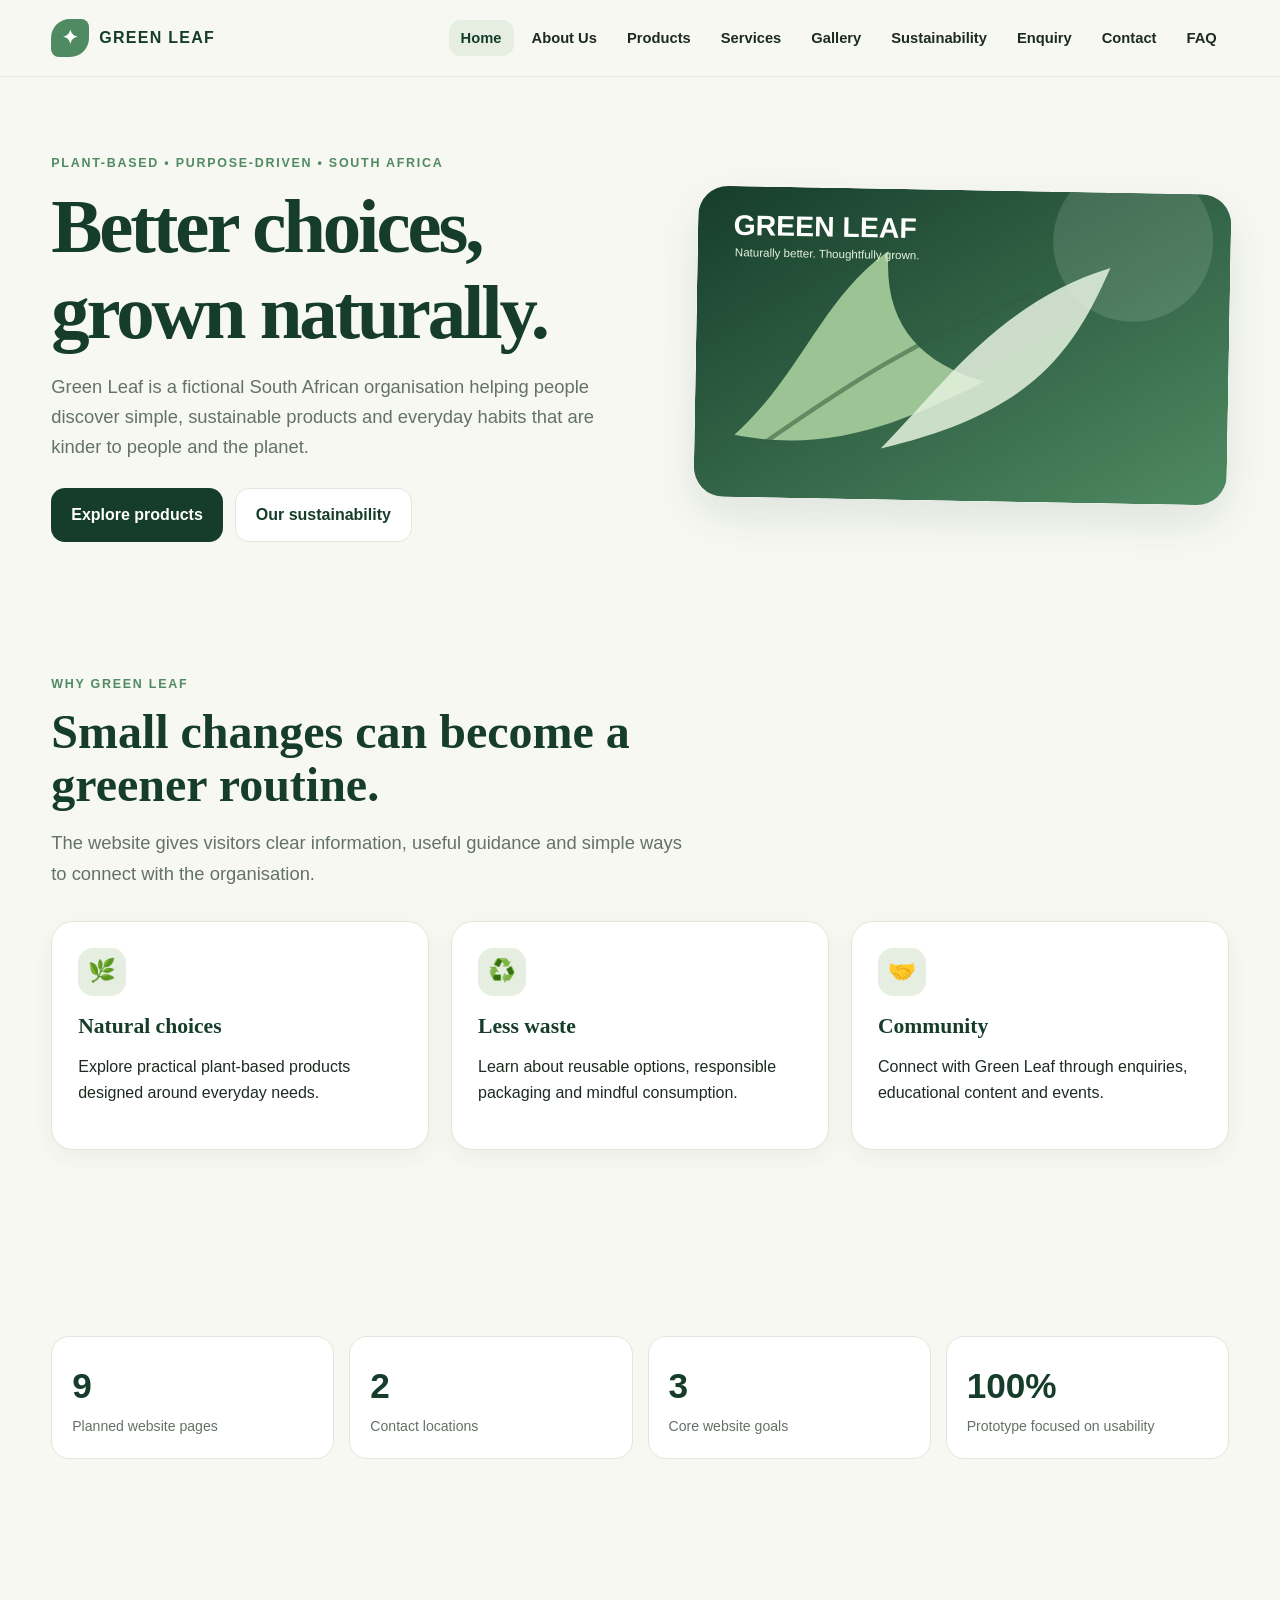
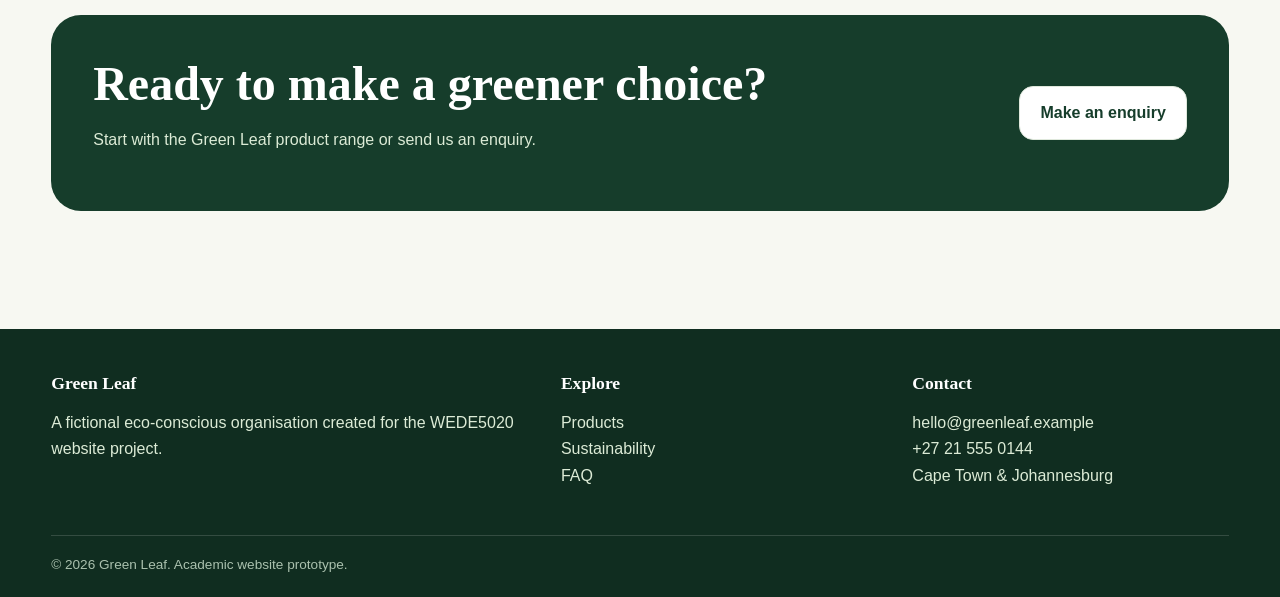
<file: index.html>
<!DOCTYPE html>
<html lang="en">
<head>
  <meta charset="UTF-8">
  <meta name="viewport" content="width=device-width, initial-scale=1.0">
  <meta name="robots" content="index, follow">
  <meta name="keywords" content="sustainable living South Africa, eco-friendly products, plant-based products, Green Leaf">
  <meta name="author" content="Cain Joseph Petere">
  <meta name="theme-color" content="#163d2b">
  <meta name="description" content="Discover Green Leaf, a fictional South African sustainable-living organisation offering plant-inspired products, eco-conscious guidance and community workshops.">
  <title>Green Leaf South Africa | Sustainable Products and Living</title>
  <link rel="stylesheet" href="css/style.css">
</head>
<body class="">
<a class="skip" href="#main">Skip to content</a>
<!-- Site header and responsive navigation -->
<header class="site-header">
  <div class="container navbar">
    <a class="logo" href="index.html"><span class="logo-mark">✦</span> GREEN LEAF</a>
    <button class="menu-toggle" aria-label="Toggle navigation" aria-expanded="false">☰</button>
    <nav aria-label="Main navigation">
      <ul class="nav-links"><li><a href="index.html">Home</a></li>
<li><a href="pages/about.html">About Us</a></li>
<li><a href="pages/products.html">Products</a></li>
<li><a href="pages/services.html">Services</a></li>
<li><a href="pages/gallery.html">Gallery</a></li>
<li><a href="pages/sustainability.html">Sustainability</a></li>
<li><a href="pages/enquiry.html">Enquiry</a></li>
<li><a href="pages/contact.html">Contact</a></li>
<li><a href="pages/faq.html">FAQ</a></li></ul>
    </nav>
  </div>
</header>
<!-- Main page content -->
<main id="main">

<section class="hero">
  <div class="container hero-grid">
    <div>
      <span class="eyebrow">Plant-based • Purpose-driven • South Africa</span>
      <h1>Better choices, grown naturally.</h1>
      <p class="lead">Green Leaf is a fictional South African organisation helping people discover simple, sustainable products and everyday habits that are kinder to people and the planet.</p>
      <div class="hero-actions">
        <a class="btn btn-primary" href="pages/products.html">Explore products</a>
        <a class="btn btn-secondary" href="pages/sustainability.html">Our sustainability</a>
      </div>
    </div>
    <div class="hero-image">
      <img src="media/images/green-leaf-hero.svg" alt="Green Leaf botanical illustration and brand message">
    </div>
  </div>
</section>

<section class="section">
  <div class="container">
    <div class="section-head">
      <span class="eyebrow">Why Green Leaf</span>
      <h2>Small changes can become a greener routine.</h2>
      <p class="lead">The website gives visitors clear information, useful guidance and simple ways to connect with the organisation.</p>
    </div>
    <div class="grid-3">
      <article class="card"><div class="card-icon">🌿</div><h3>Natural choices</h3><p>Explore practical plant-based products designed around everyday needs.</p></article>
      <article class="card"><div class="card-icon">♻️</div><h3>Less waste</h3><p>Learn about reusable options, responsible packaging and mindful consumption.</p></article>
      <article class="card"><div class="card-icon">🤝</div><h3>Community</h3><p>Connect with Green Leaf through enquiries, educational content and events.</p></article>
    </div>
  </div>
</section>

<section class="section">
  <div class="container stat-strip">
    <div class="stat"><div class="kpi">9</div><div class="small">Planned website pages</div></div>
    <div class="stat"><div class="kpi">2</div><div class="small">Contact locations</div></div>
    <div class="stat"><div class="kpi">3</div><div class="small">Core website goals</div></div>
    <div class="stat"><div class="kpi">100%</div><div class="small">Prototype focused on usability</div></div>
  </div>
</section>

<section class="section">
  <div class="container banner">
    <div><h2>Ready to make a greener choice?</h2><p>Start with the Green Leaf product range or send us an enquiry.</p></div>
    <a class="btn btn-secondary" href="pages/enquiry.html">Make an enquiry</a>
  </div>
</section>

</main>
<!-- Site footer -->
<footer class="footer">
  <div class="container footer-grid">
    <div>
      <h3>Green Leaf</h3>
      <p>A fictional eco-conscious organisation created for the WEDE5020 website project.</p>
    </div>
    <div>
      <h3>Explore</h3>
      <p><a href="pages/products.html">Products</a><br><a href="pages/sustainability.html">Sustainability</a><br><a href="pages/faq.html">FAQ</a></p>
    </div>
    <div>
      <h3>Contact</h3>
      <p>hello@greenleaf.example<br>+27 21 555 0144<br>Cape Town & Johannesburg</p>
    </div>
  </div>
  <div class="container footer-bottom">© <span data-year></span> Green Leaf. Academic website prototype.</div>
</footer>
<script src="js/script.js"></script>
</body>
</html>
</file>
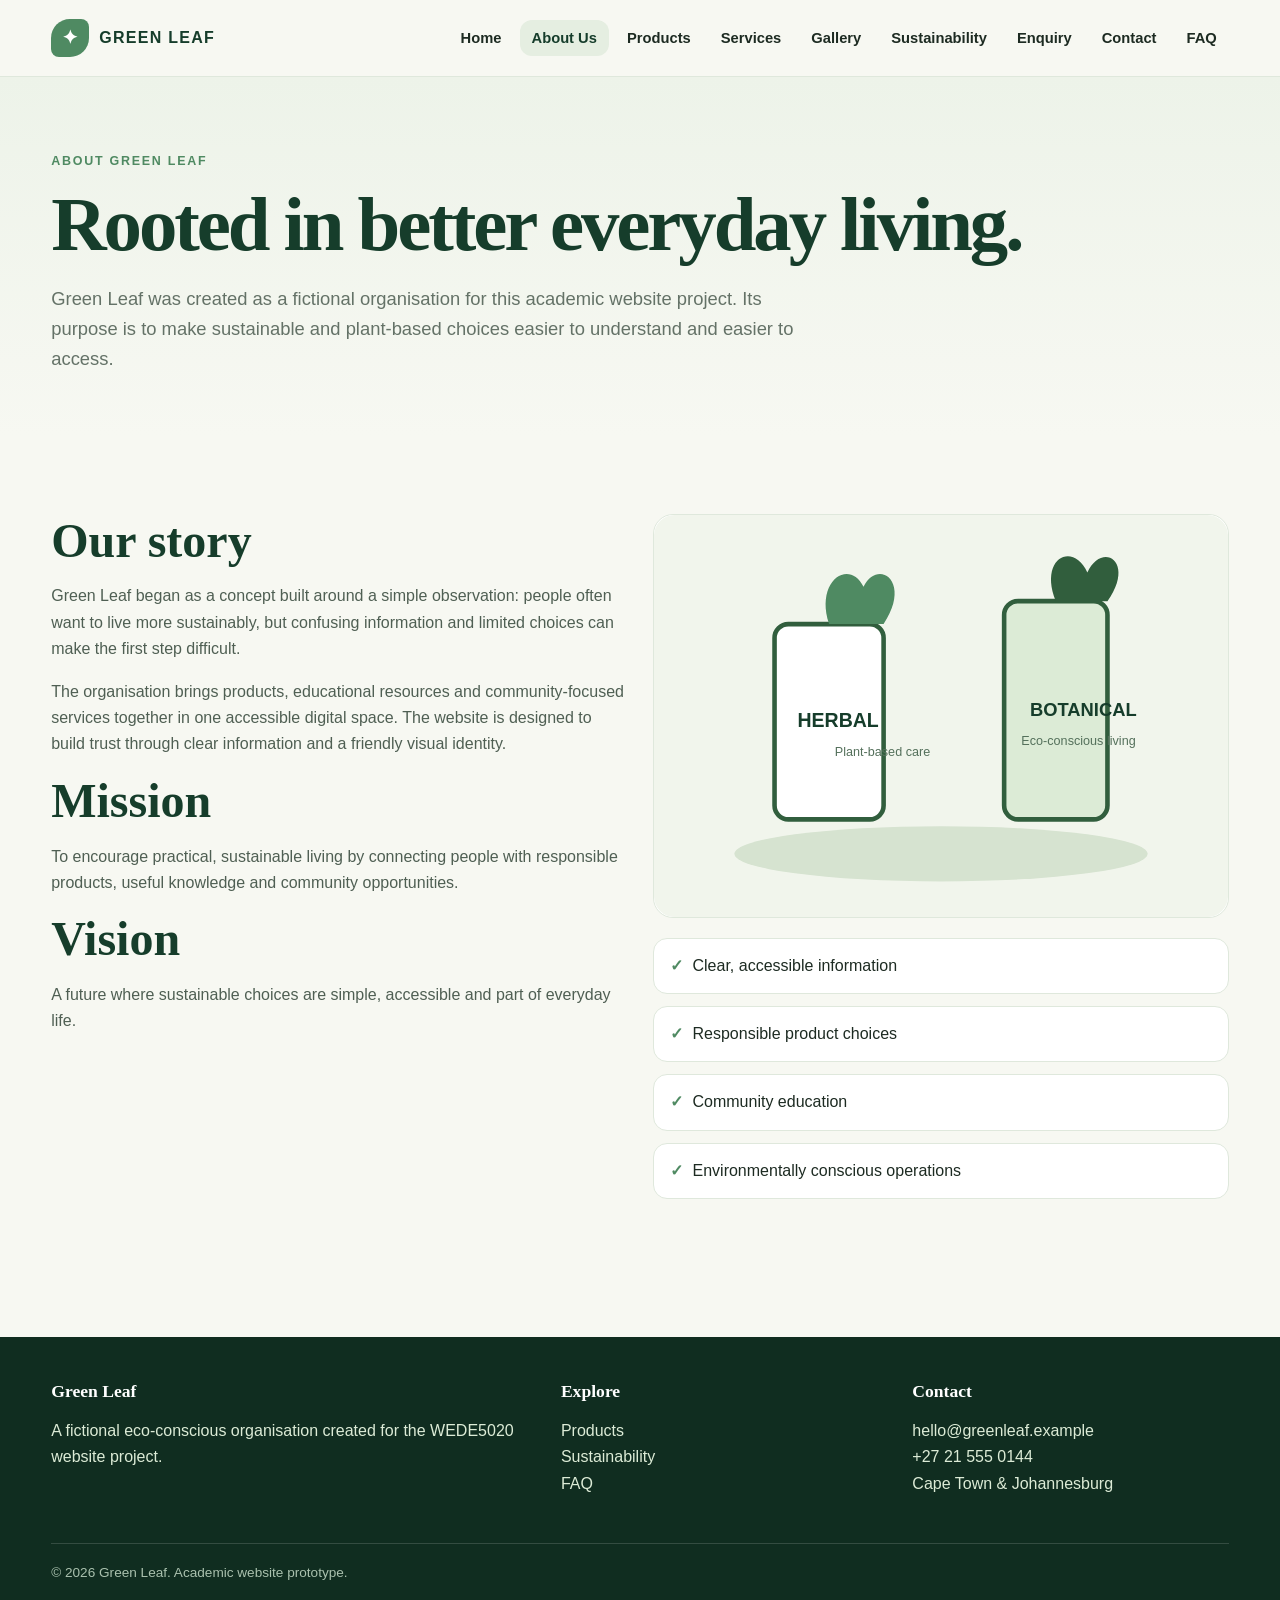
<file: pages/about.html>
<!DOCTYPE html>
<html lang="en">
<head>
  <meta charset="UTF-8">
  <meta name="viewport" content="width=device-width, initial-scale=1.0">
  <meta name="robots" content="index, follow">
  <meta name="keywords" content="about Green Leaf, sustainable living mission, eco-conscious South Africa">
  <meta name="author" content="Cain Joseph Petere">
  <meta name="theme-color" content="#163d2b">
  <meta name="description" content="Learn about Green Leaf's mission to make sustainable living, responsible choices and community education easier to understand.">
  <title>About Green Leaf | Our Sustainable-Living Mission</title>
  <link rel="stylesheet" href="../css/style.css">
</head>
<body class="">
<a class="skip" href="#main">Skip to content</a>
<!-- Site header and responsive navigation -->
<header class="site-header">
  <div class="container navbar">
    <a class="logo" href="../index.html"><span class="logo-mark">✦</span> GREEN LEAF</a>
    <button class="menu-toggle" aria-label="Toggle navigation" aria-expanded="false">☰</button>
    <nav aria-label="Main navigation">
      <ul class="nav-links"><li><a href="../index.html">Home</a></li>
<li><a href="../pages/about.html">About Us</a></li>
<li><a href="../pages/products.html">Products</a></li>
<li><a href="../pages/services.html">Services</a></li>
<li><a href="../pages/gallery.html">Gallery</a></li>
<li><a href="../pages/sustainability.html">Sustainability</a></li>
<li><a href="../pages/enquiry.html">Enquiry</a></li>
<li><a href="../pages/contact.html">Contact</a></li>
<li><a href="../pages/faq.html">FAQ</a></li></ul>
    </nav>
  </div>
</header>
<!-- Main page content -->
<main id="main">

<section class="page-hero"><div class="container"><span class="eyebrow">About Green Leaf</span><h1>Rooted in better everyday living.</h1><p class="lead">Green Leaf was created as a fictional organisation for this academic website project. Its purpose is to make sustainable and plant-based choices easier to understand and easier to access.</p></div></section>
<section class="section"><div class="container grid-2">
  <div class="prose"><h2>Our story</h2><p>Green Leaf began as a concept built around a simple observation: people often want to live more sustainably, but confusing information and limited choices can make the first step difficult.</p><p>The organisation brings products, educational resources and community-focused services together in one accessible digital space. The website is designed to build trust through clear information and a friendly visual identity.</p><h2>Mission</h2><p>To encourage practical, sustainable living by connecting people with responsible products, useful knowledge and community opportunities.</p><h2>Vision</h2><p>A future where sustainable choices are simple, accessible and part of everyday life.</p></div>
  <div><img class="image-card" src="../media/images/green-leaf-products.svg" alt="Illustration of Green Leaf botanical products"><ul class="feature-list"><li>Clear, accessible information</li><li>Responsible product choices</li><li>Community education</li><li>Environmentally conscious operations</li></ul></div>
</div></section>

</main>
<!-- Site footer -->
<footer class="footer">
  <div class="container footer-grid">
    <div>
      <h3>Green Leaf</h3>
      <p>A fictional eco-conscious organisation created for the WEDE5020 website project.</p>
    </div>
    <div>
      <h3>Explore</h3>
      <p><a href="../pages/products.html">Products</a><br><a href="../pages/sustainability.html">Sustainability</a><br><a href="../pages/faq.html">FAQ</a></p>
    </div>
    <div>
      <h3>Contact</h3>
      <p>hello@greenleaf.example<br>+27 21 555 0144<br>Cape Town & Johannesburg</p>
    </div>
  </div>
  <div class="container footer-bottom">© <span data-year></span> Green Leaf. Academic website prototype.</div>
</footer>
<script src="../js/script.js"></script>
</body>
</html>
</file>
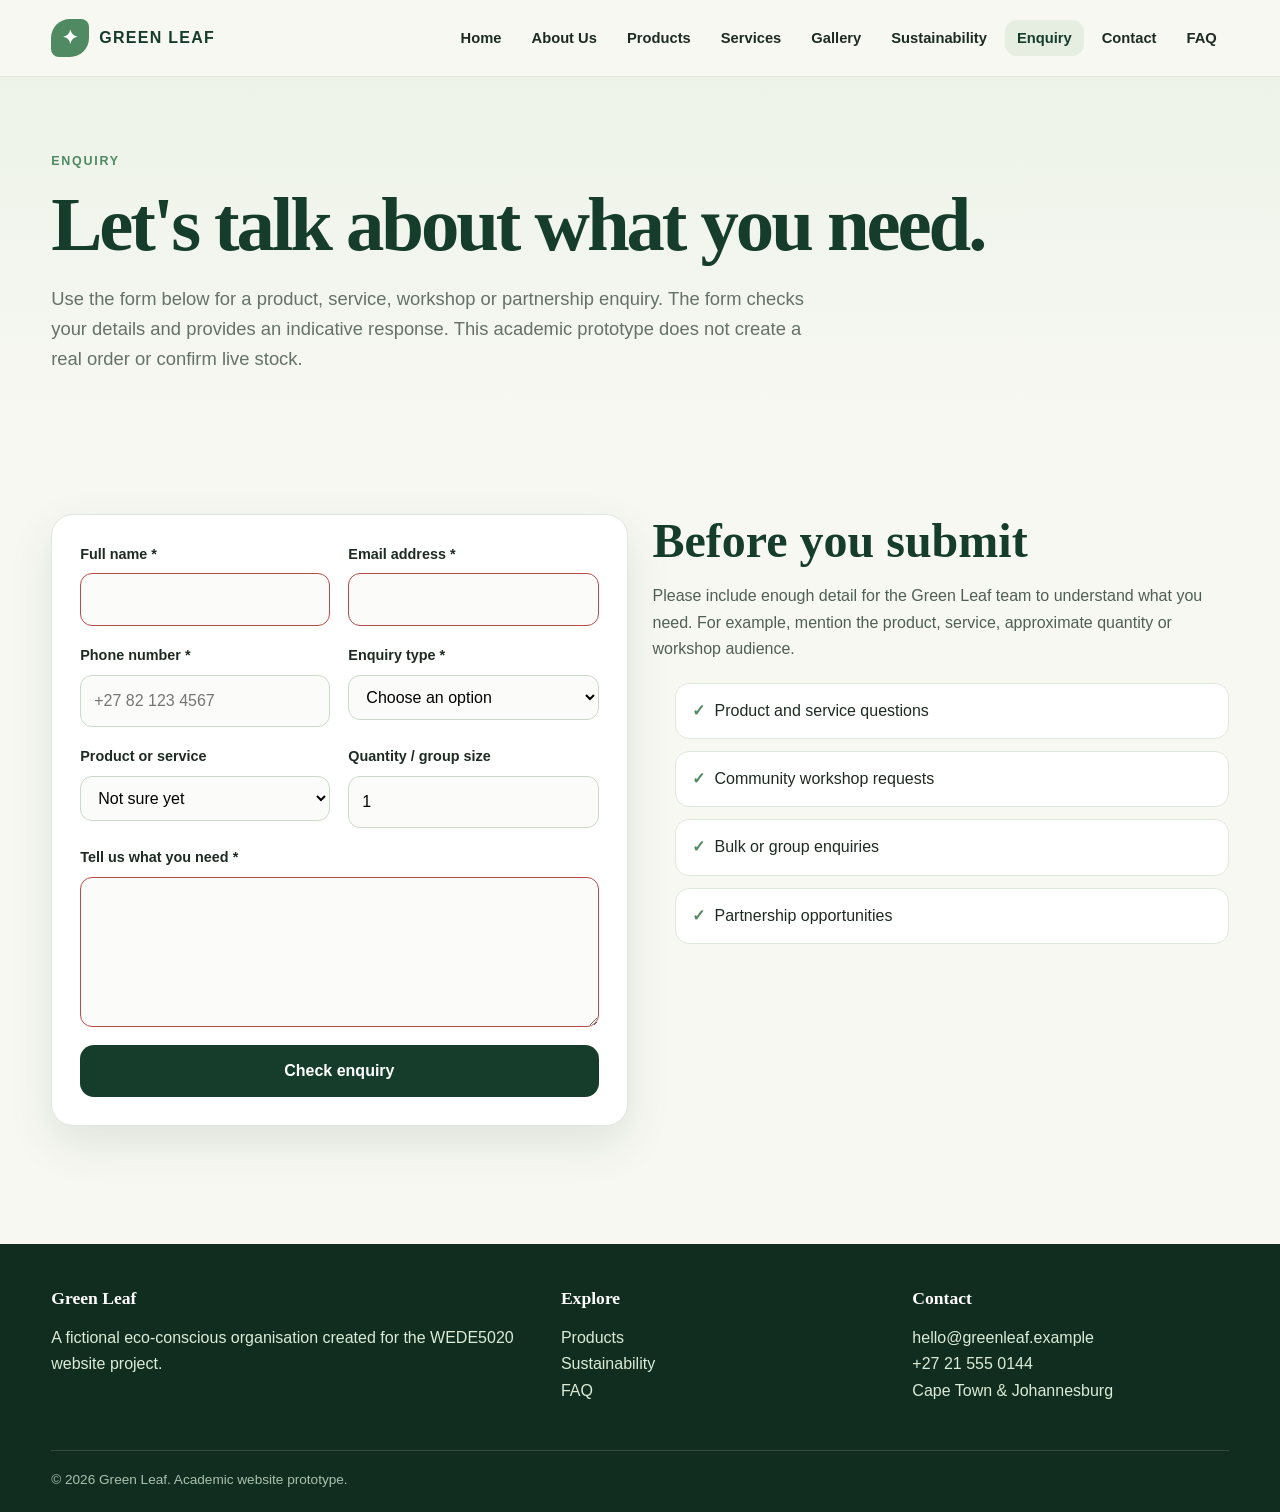
<file: pages/enquiry.html>
<!DOCTYPE html>
<html lang="en">
<head>
  <meta charset="UTF-8">
  <meta name="viewport" content="width=device-width, initial-scale=1.0">
  <meta name="robots" content="index, follow">
  <meta name="keywords" content="product enquiry, workshop enquiry, sustainability services">
  <meta name="author" content="Cain Joseph Petere">
  <meta name="theme-color" content="#163d2b">
  <meta name="description" content="Ask Green Leaf about products, workshops, services, bulk quantities or partnership opportunities.">
  <title>Product and Service Enquiries | Green Leaf</title>
  <link rel="stylesheet" href="../css/style.css">
</head>
<body class="">
<a class="skip" href="#main">Skip to content</a>
<!-- Site header and responsive navigation -->
<header class="site-header">
  <div class="container navbar">
    <a class="logo" href="../index.html"><span class="logo-mark">✦</span> GREEN LEAF</a>
    <button class="menu-toggle" aria-label="Toggle navigation" aria-expanded="false">☰</button>
    <nav aria-label="Main navigation">
      <ul class="nav-links"><li><a href="../index.html">Home</a></li>
<li><a href="../pages/about.html">About Us</a></li>
<li><a href="../pages/products.html">Products</a></li>
<li><a href="../pages/services.html">Services</a></li>
<li><a href="../pages/gallery.html">Gallery</a></li>
<li><a href="../pages/sustainability.html">Sustainability</a></li>
<li><a href="../pages/enquiry.html">Enquiry</a></li>
<li><a href="../pages/contact.html">Contact</a></li>
<li><a href="../pages/faq.html">FAQ</a></li></ul>
    </nav>
  </div>
</header>
<!-- Main page content -->
<main id="main">

<section class="page-hero"><div class="container"><span class="eyebrow">Enquiry</span><h1>Let's talk about what you need.</h1><p class="lead">Use the form below for a product, service, workshop or partnership enquiry. The form checks your details and provides an indicative response. This academic prototype does not create a real order or confirm live stock.</p></div></section>
<section class="section"><div class="container grid-2">
  <div class="form">
    <form id="enquiry-form" action="#" method="post" novalidate>
      <div class="form-grid">
        <div class="field"><label for="enquiry-name">Full name *</label><input id="enquiry-name" name="name" autocomplete="name" minlength="2" maxlength="80" required></div>
        <div class="field"><label for="enquiry-email">Email address *</label><input id="enquiry-email" type="email" name="email" autocomplete="email" maxlength="120" required></div>
        <div class="field"><label for="enquiry-phone">Phone number *</label><input id="enquiry-phone" name="phone" type="tel" inputmode="tel" pattern="^(\+27|0)[0-9 ]{9,12}$" placeholder="+27 82 123 4567" required></div>
        <div class="field"><label for="enquiry-type">Enquiry type *</label><select id="enquiry-type" name="type" required><option value="">Choose an option</option><option>Product enquiry</option><option>Service enquiry</option><option>Workshop</option><option>Partnership</option><option>Bulk order</option></select></div>
        <div class="field"><label for="enquiry-item">Product or service</label><select id="enquiry-item" name="item"><option value="">Not sure yet</option><option>Botanical Body Wash</option><option>Herbal Cleaning Kit</option><option>Leaf & Herb Tea Box</option><option>Green Living Guidance</option><option>Community Workshop</option></select></div>
        <div class="field"><label for="enquiry-quantity">Quantity / group size</label><input id="enquiry-quantity" name="quantity" type="number" min="1" max="500" value="1"></div>
        <div class="field full"><label for="enquiry-message">Tell us what you need *</label><textarea id="enquiry-message" name="message" minlength="10" maxlength="1000" required></textarea></div>
        <div class="field full"><button class="btn btn-primary" type="submit">Check enquiry</button><div class="notice" id="enquiry-notice" aria-live="polite" role="status"></div></div>
      </div>
    </form>
  </div>
  <div class="prose"><h2>Before you submit</h2><p>Please include enough detail for the Green Leaf team to understand what you need. For example, mention the product, service, approximate quantity or workshop audience.</p><ul class="feature-list"><li>Product and service questions</li><li>Community workshop requests</li><li>Bulk or group enquiries</li><li>Partnership opportunities</li></ul></div>
</div></section>

</main>
<!-- Site footer -->
<footer class="footer">
  <div class="container footer-grid">
    <div>
      <h3>Green Leaf</h3>
      <p>A fictional eco-conscious organisation created for the WEDE5020 website project.</p>
    </div>
    <div>
      <h3>Explore</h3>
      <p><a href="../pages/products.html">Products</a><br><a href="../pages/sustainability.html">Sustainability</a><br><a href="../pages/faq.html">FAQ</a></p>
    </div>
    <div>
      <h3>Contact</h3>
      <p>hello@greenleaf.example<br>+27 21 555 0144<br>Cape Town & Johannesburg</p>
    </div>
  </div>
  <div class="container footer-bottom">© <span data-year></span> Green Leaf. Academic website prototype.</div>
</footer>
<script src="../js/script.js"></script>
</body>
</html>
</file>
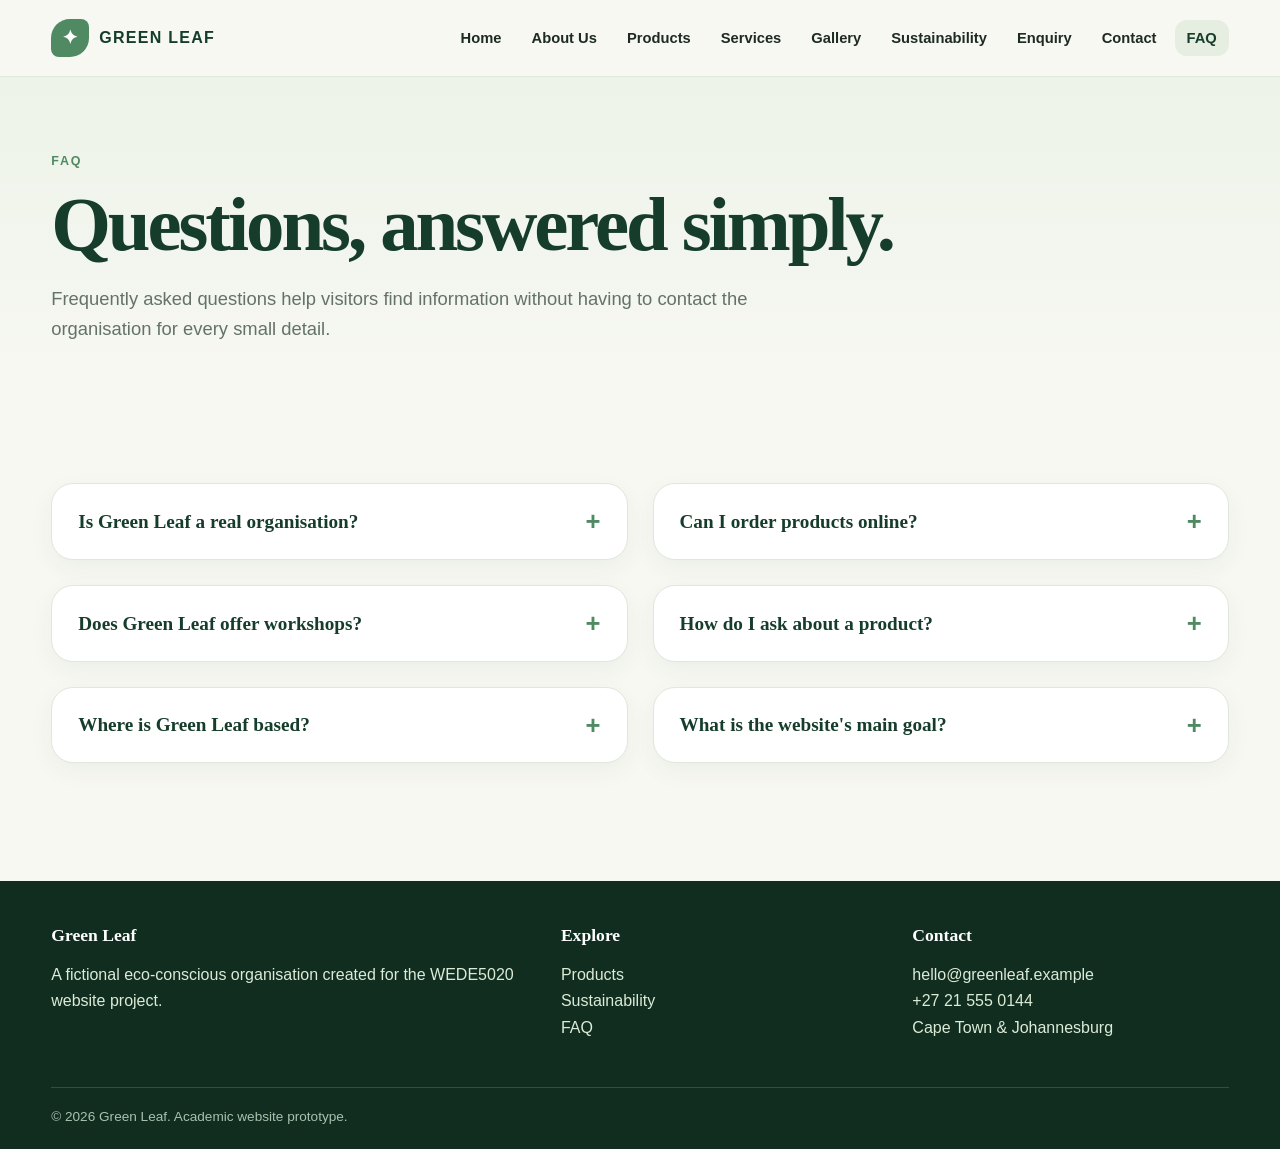
<file: pages/faq.html>
<!DOCTYPE html>
<html lang="en">
<head>
  <meta charset="UTF-8">
  <meta name="viewport" content="width=device-width, initial-scale=1.0">
  <meta name="robots" content="index, follow">
  <meta name="keywords" content="Green Leaf FAQ, product questions, sustainability workshops">
  <meta name="author" content="Cain Joseph Petere">
  <meta name="theme-color" content="#163d2b">
  <meta name="description" content="Find answers about Green Leaf's sample products, workshops, locations and academic website prototype.">
  <title>Frequently Asked Questions | Green Leaf</title>
  <link rel="stylesheet" href="../css/style.css">
</head>
<body class="">
<a class="skip" href="#main">Skip to content</a>
<!-- Site header and responsive navigation -->
<header class="site-header">
  <div class="container navbar">
    <a class="logo" href="../index.html"><span class="logo-mark">✦</span> GREEN LEAF</a>
    <button class="menu-toggle" aria-label="Toggle navigation" aria-expanded="false">☰</button>
    <nav aria-label="Main navigation">
      <ul class="nav-links"><li><a href="../index.html">Home</a></li>
<li><a href="../pages/about.html">About Us</a></li>
<li><a href="../pages/products.html">Products</a></li>
<li><a href="../pages/services.html">Services</a></li>
<li><a href="../pages/gallery.html">Gallery</a></li>
<li><a href="../pages/sustainability.html">Sustainability</a></li>
<li><a href="../pages/enquiry.html">Enquiry</a></li>
<li><a href="../pages/contact.html">Contact</a></li>
<li><a href="../pages/faq.html">FAQ</a></li></ul>
    </nav>
  </div>
</header>
<!-- Main page content -->
<main id="main">

<section class="page-hero"><div class="container"><span class="eyebrow">FAQ</span><h1>Questions, answered simply.</h1><p class="lead">Frequently asked questions help visitors find information without having to contact the organisation for every small detail.</p></div></section>
<section class="section"><div class="container grid-2">
  <article class="card faq-item"><h3><button class="faq-question" aria-expanded="false" type="button">Is Green Leaf a real organisation?</button></h3><div class="faq-answer" hidden><p>No. Green Leaf is a fictional organisation created for the website project.</p></div></article>
  <article class="card faq-item"><h3><button class="faq-question" aria-expanded="false" type="button">Can I order products online?</button></h3><div class="faq-answer" hidden><p>The prototype presents a product catalogue but does not process real payments or orders.</p></div></article>
  <article class="card faq-item"><h3><button class="faq-question" aria-expanded="false" type="button">Does Green Leaf offer workshops?</button></h3><div class="faq-answer" hidden><p>Yes, workshops are included as a proposed service for community groups, schools and teams.</p></div></article>
  <article class="card faq-item"><h3><button class="faq-question" aria-expanded="false" type="button">How do I ask about a product?</button></h3><div class="faq-answer" hidden><p>Use the Enquiry page and select “Product enquiry”.</p></div></article>
  <article class="card faq-item"><h3><button class="faq-question" aria-expanded="false" type="button">Where is Green Leaf based?</button></h3><div class="faq-answer" hidden><p>The fictional organisation has proposed contact locations in Cape Town and Johannesburg.</p></div></article>
  <article class="card faq-item"><h3><button class="faq-question" aria-expanded="false" type="button">What is the website's main goal?</button></h3><div class="faq-answer" hidden><p>To provide useful information, clear navigation and simple ways for visitors to engage with Green Leaf.</p></div></article>
</div></section>

</main>
<!-- Site footer -->
<footer class="footer">
  <div class="container footer-grid">
    <div>
      <h3>Green Leaf</h3>
      <p>A fictional eco-conscious organisation created for the WEDE5020 website project.</p>
    </div>
    <div>
      <h3>Explore</h3>
      <p><a href="../pages/products.html">Products</a><br><a href="../pages/sustainability.html">Sustainability</a><br><a href="../pages/faq.html">FAQ</a></p>
    </div>
    <div>
      <h3>Contact</h3>
      <p>hello@greenleaf.example<br>+27 21 555 0144<br>Cape Town & Johannesburg</p>
    </div>
  </div>
  <div class="container footer-bottom">© <span data-year></span> Green Leaf. Academic website prototype.</div>
</footer>
<script src="../js/script.js"></script>
</body>
</html>
</file>
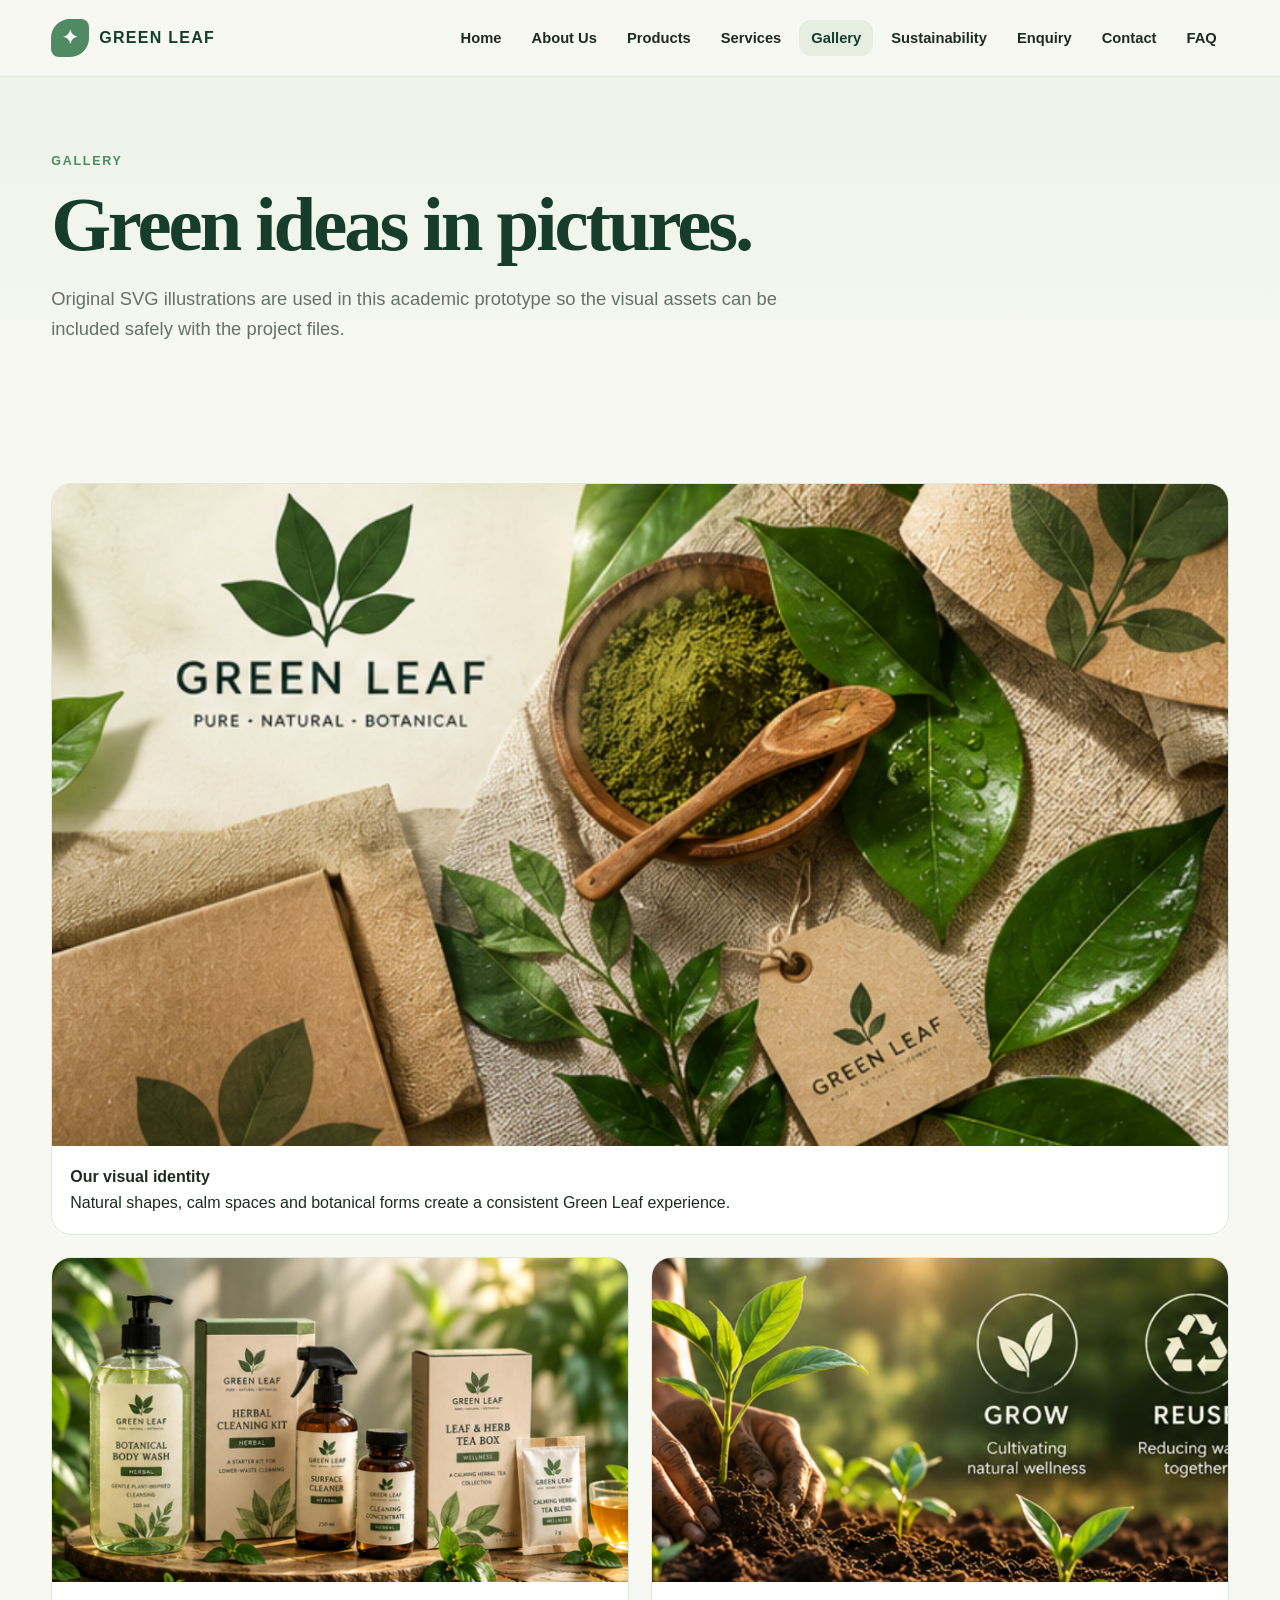
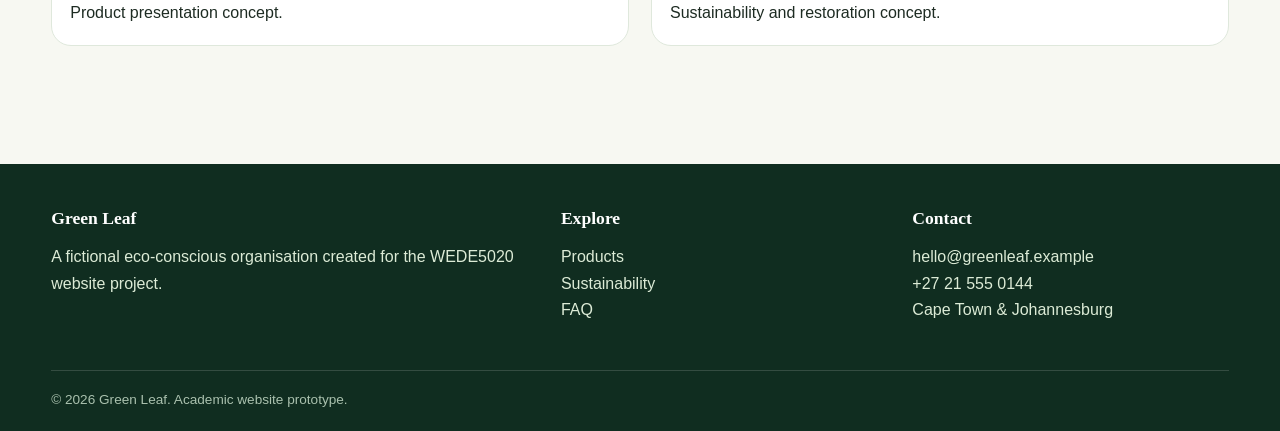
<file: pages/gallery.html>
<!DOCTYPE html>
<html lang="en">
<head>
  <meta charset="UTF-8">
  <meta name="viewport" content="width=device-width, initial-scale=1.0">
  <meta name="robots" content="index, follow">
  <meta name="keywords" content="Green Leaf gallery, sustainable product concepts, eco design">
  <meta name="author" content="Cain Joseph Petere">
  <meta name="theme-color" content="#163d2b">
  <meta name="description" content="View Green Leaf's visual identity, product concepts and sustainability illustrations in the project gallery.">
  <title>Green Leaf Gallery | Sustainable-Living Ideas</title>
  <link rel="stylesheet" href="../css/style.css">
</head>
<body class="">
<a class="skip" href="#main">Skip to content</a>
<!-- Site header and responsive navigation -->
<header class="site-header">
  <div class="container navbar">
    <a class="logo" href="../index.html"><span class="logo-mark">✦</span> GREEN LEAF</a>
    <button class="menu-toggle" aria-label="Toggle navigation" aria-expanded="false">☰</button>
    <nav aria-label="Main navigation">
      <ul class="nav-links"><li><a href="../index.html">Home</a></li>
<li><a href="../pages/about.html">About Us</a></li>
<li><a href="../pages/products.html">Products</a></li>
<li><a href="../pages/services.html">Services</a></li>
<li><a href="../pages/gallery.html">Gallery</a></li>
<li><a href="../pages/sustainability.html">Sustainability</a></li>
<li><a href="../pages/enquiry.html">Enquiry</a></li>
<li><a href="../pages/contact.html">Contact</a></li>
<li><a href="../pages/faq.html">FAQ</a></li></ul>
    </nav>
  </div>
</header>
<!-- Main page content -->
<main id="main">

<section class="page-hero"><div class="container"><span class="eyebrow">Gallery</span><h1>Green ideas in pictures.</h1><p class="lead">Original SVG illustrations are used in this academic prototype so the visual assets can be included safely with the project files.</p></div></section>
<section class="section"><div class="container gallery">
  <figure class="image-card wide"><img class="lightbox-image" tabindex="0" role="button" aria-label="Open image in larger view" src="../media/images/Visual identity.png" alt="Green Leaf botanical gallery illustration" srcset="../media/images/Visual identity-480.png 480w, ../media/images/Visual identity-800.png 800w, ../media/images/Visual identity-1200.png 1200w" sizes="(max-width: 620px) 100vw, (max-width: 900px) 80vw, 1200px" loading="lazy"><figcaption class="caption"><strong>Our visual identity</strong><br>Natural shapes, calm spaces and botanical forms create a consistent Green Leaf experience.</figcaption></figure>
  <figure class="image-card"><img class="lightbox-image" tabindex="0" role="button" aria-label="Open image in larger view" src="../media/images/Product Presentation.png" alt="Green Leaf product illustration" srcset="../media/images/Product Presentation-480.png 480w, ../media/images/Product Presentation-800.png 800w, ../media/images/Product Presentation-1200.png 1200w" sizes="(max-width: 620px) 100vw, (max-width: 900px) 80vw, 1200px" loading="lazy"><figcaption class="caption">Product presentation concept.</figcaption></figure>
  <figure class="image-card"><img class="lightbox-image" tabindex="0" role="button" aria-label="Open image in larger view" src="../media/images/Sustainability and restoration concept.png" alt="Green Leaf sustainability illustration" srcset="../media/images/Sustainability and restoration concept-480.png 480w, ../media/images/Sustainability and restoration concept-800.png 800w, ../media/images/Sustainability and restoration concept-1200.png 1200w" sizes="(max-width: 620px) 100vw, (max-width: 900px) 80vw, 1200px" loading="lazy"><figcaption class="caption">Sustainability and restoration concept.</figcaption></figure>
</div></section>

</main>
<!-- Site footer -->
<footer class="footer">
  <div class="container footer-grid">
    <div>
      <h3>Green Leaf</h3>
      <p>A fictional eco-conscious organisation created for the WEDE5020 website project.</p>
    </div>
    <div>
      <h3>Explore</h3>
      <p><a href="../pages/products.html">Products</a><br><a href="../pages/sustainability.html">Sustainability</a><br><a href="../pages/faq.html">FAQ</a></p>
    </div>
    <div>
      <h3>Contact</h3>
      <p>hello@greenleaf.example<br>+27 21 555 0144<br>Cape Town & Johannesburg</p>
    </div>
  </div>
  <div class="container footer-bottom">© <span data-year></span> Green Leaf. Academic website prototype.</div>
</footer>
<script src="../js/script.js"></script>
</body>
</html>
</file>
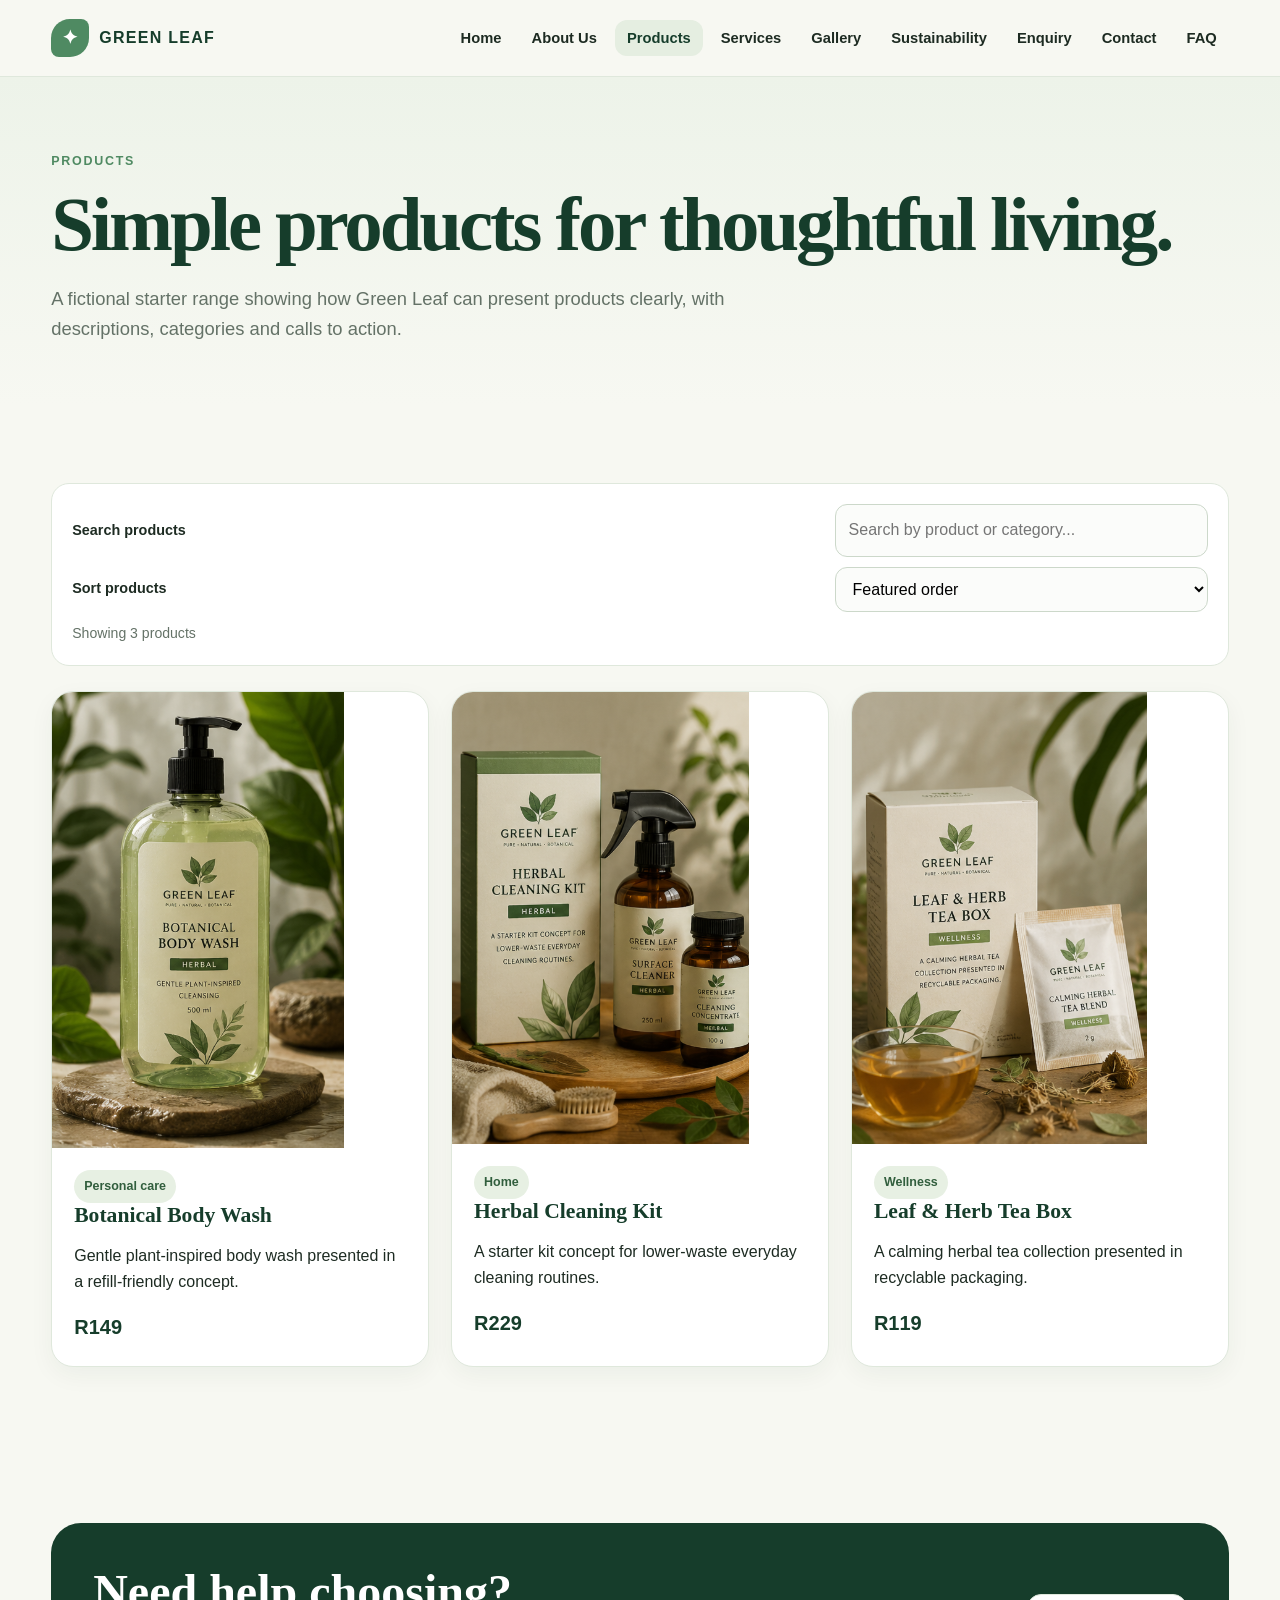
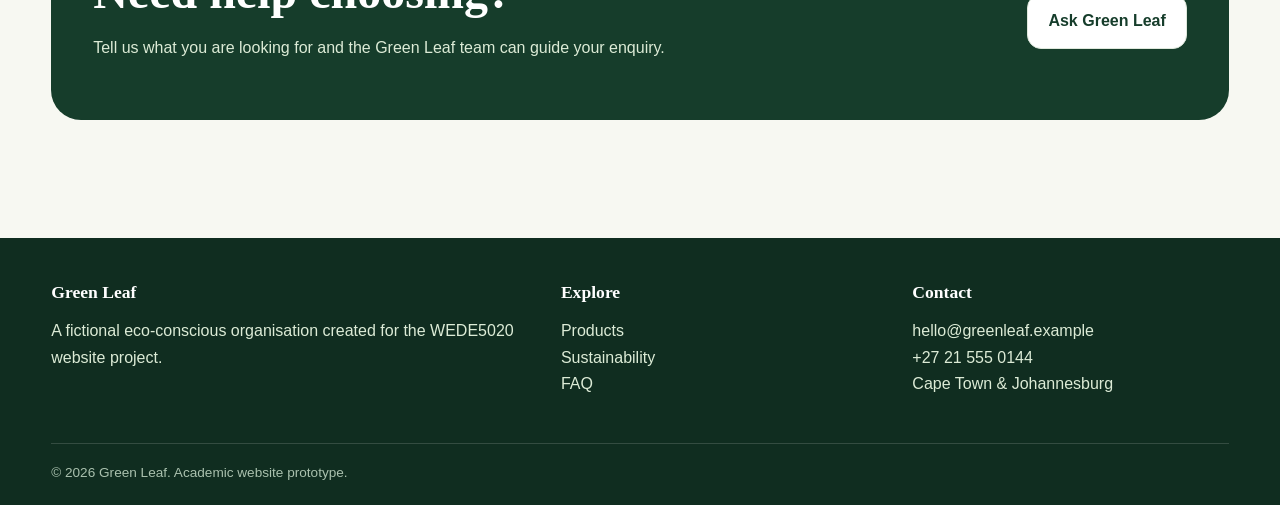
<file: pages/products.html>
<!DOCTYPE html>
<html lang="en">
<head>
  <meta charset="UTF-8">
  <meta name="viewport" content="width=device-width, initial-scale=1.0">
  <meta name="robots" content="index, follow">
  <meta name="keywords" content="eco-friendly products South Africa, botanical body wash, herbal cleaning kit">
  <meta name="author" content="Cain Joseph Petere">
  <meta name="theme-color" content="#163d2b">
  <meta name="description" content="Explore Green Leaf's sample range of plant-inspired personal care, home cleaning and herbal wellness products.">
  <title>Eco-Friendly Products | Green Leaf South Africa</title>
  <link rel="stylesheet" href="../css/style.css">
</head>
<body class="">
<a class="skip" href="#main">Skip to content</a>
<!-- Site header and responsive navigation -->
<header class="site-header">
  <div class="container navbar">
    <a class="logo" href="../index.html"><span class="logo-mark">✦</span> GREEN LEAF</a>
    <button class="menu-toggle" aria-label="Toggle navigation" aria-expanded="false">☰</button>
    <nav aria-label="Main navigation">
      <ul class="nav-links"><li><a href="../index.html">Home</a></li>
<li><a href="../pages/about.html">About Us</a></li>
<li><a href="../pages/products.html">Products</a></li>
<li><a href="../pages/services.html">Services</a></li>
<li><a href="../pages/gallery.html">Gallery</a></li>
<li><a href="../pages/sustainability.html">Sustainability</a></li>
<li><a href="../pages/enquiry.html">Enquiry</a></li>
<li><a href="../pages/contact.html">Contact</a></li>
<li><a href="../pages/faq.html">FAQ</a></li></ul>
    </nav>
  </div>
</header>
<!-- Main page content -->
<main id="main">

<section class="page-hero"><div class="container"><span class="eyebrow">Products</span><h1>Simple products for thoughtful living.</h1><p class="lead">A fictional starter range showing how Green Leaf can present products clearly, with descriptions, categories and calls to action.</p></div></section>
<section class="section"><div class="container">
  <div class="catalog-tools">
    <label for="product-search">Search products</label><input id="product-search" type="search" placeholder="Search by product or category..." aria-label="Search products">
    <label for="product-sort">Sort products</label><select id="product-sort"><option value="default">Featured order</option><option value="name">Name A–Z</option><option value="price-low">Price: low to high</option><option value="price-high">Price: high to low</option></select>
    <p id="product-count" class="small" aria-live="polite">Showing 3 products</p>
  </div>
  <div class="grid-3" id="product-list">
  <article class="card product-card" data-product data-name="Botanical Body Wash" data-category="Personal care" data-price="149"><img src="../media/images/Bodywash.png" alt="Green Leaf Botanical Body Wash product concept" srcset="../media/images/Bodywash-480.png 480w, ../media/images/Bodywash-800.png 800w, ../media/images/Bodywash-1200.png 1200w" sizes="(max-width: 620px) 100vw, (max-width: 900px) 80vw, 1200px" loading="lazy"><div class="content"><span class="tag">Personal care</span><h3>Botanical Body Wash</h3><p>Gentle plant-inspired body wash presented in a refill-friendly concept.</p><div class="price">R149</div></div></article>
  <article class="card product-card" data-product data-name="Herbal Cleaning Kit" data-category="Home" data-price="229"><img src="../media/images/Cleaning kit.png" alt="Green Leaf Herbal Cleaning Kit product concept" srcset="../media/images/Cleaning kit-480.png 480w, ../media/images/Cleaning kit-800.png 800w, ../media/images/Cleaning kit-1200.png 1200w" sizes="(max-width: 620px) 100vw, (max-width: 900px) 80vw, 1200px" loading="lazy"><div class="content"><span class="tag">Home</span><h3>Herbal Cleaning Kit</h3><p>A starter kit concept for lower-waste everyday cleaning routines.</p><div class="price">R229</div></div></article>
  <article class="card product-card" data-product data-name="Leaf & Herb Tea Box" data-category="Wellness" data-price="119"><img src="../media/images/Tea Box.png" alt="Green Leaf Leaf and Herb Tea Box product concept" srcset="../media/images/Tea Box-480.png 480w, ../media/images/Tea Box-800.png 800w, ../media/images/Tea Box-1200.png 1200w" sizes="(max-width: 620px) 100vw, (max-width: 900px) 80vw, 1200px" loading="lazy"><div class="content"><span class="tag">Wellness</span><h3>Leaf & Herb Tea Box</h3><p>A calming herbal tea collection presented in recyclable packaging.</p><div class="price">R119</div></div></article>
</div></div></section>
<section class="section"><div class="container banner"><div><h2>Need help choosing?</h2><p>Tell us what you are looking for and the Green Leaf team can guide your enquiry.</p></div><a class="btn btn-secondary" href="enquiry.html">Ask Green Leaf</a></div></section>

</main>
<!-- Site footer -->
<footer class="footer">
  <div class="container footer-grid">
    <div>
      <h3>Green Leaf</h3>
      <p>A fictional eco-conscious organisation created for the WEDE5020 website project.</p>
    </div>
    <div>
      <h3>Explore</h3>
      <p><a href="../pages/products.html">Products</a><br><a href="../pages/sustainability.html">Sustainability</a><br><a href="../pages/faq.html">FAQ</a></p>
    </div>
    <div>
      <h3>Contact</h3>
      <p>hello@greenleaf.example<br>+27 21 555 0144<br>Cape Town & Johannesburg</p>
    </div>
  </div>
  <div class="container footer-bottom">© <span data-year></span> Green Leaf. Academic website prototype.</div>
</footer>
<script src="../js/script.js"></script>
</body>
</html>
</file>
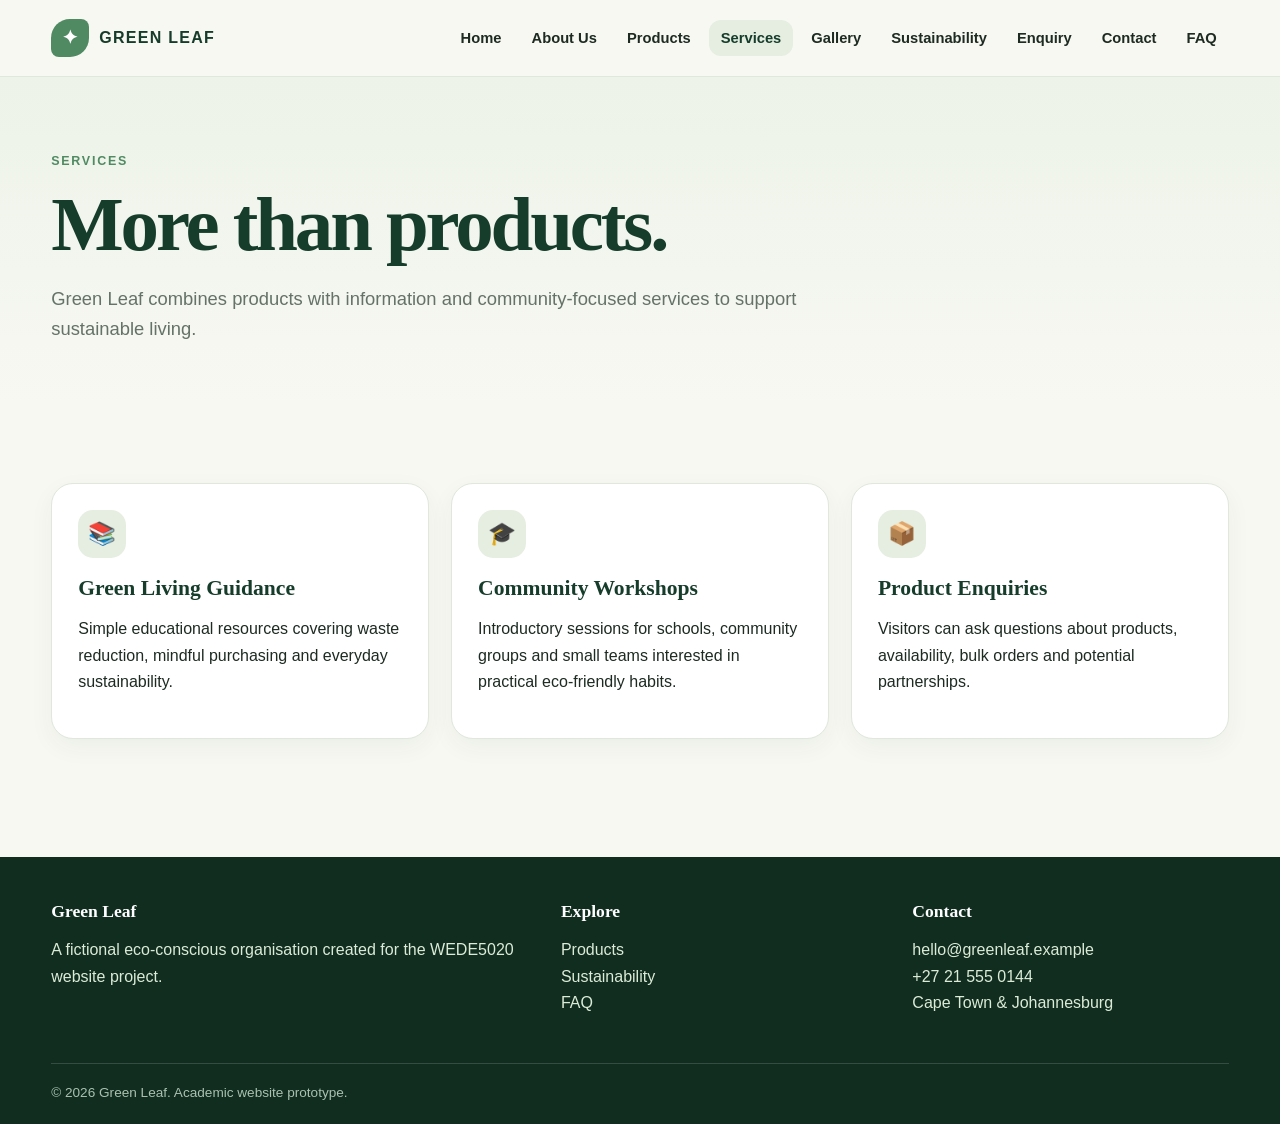
<file: pages/services.html>
<!DOCTYPE html>
<html lang="en">
<head>
  <meta charset="UTF-8">
  <meta name="viewport" content="width=device-width, initial-scale=1.0">
  <meta name="robots" content="index, follow">
  <meta name="keywords" content="sustainability workshops, green living guidance, eco education South Africa">
  <meta name="author" content="Cain Joseph Petere">
  <meta name="theme-color" content="#163d2b">
  <meta name="description" content="Explore Green Leaf's proposed green-living guidance, community workshops and sustainability education services.">
  <title>Sustainability Services and Workshops | Green Leaf</title>
  <link rel="stylesheet" href="../css/style.css">
</head>
<body class="">
<a class="skip" href="#main">Skip to content</a>
<!-- Site header and responsive navigation -->
<header class="site-header">
  <div class="container navbar">
    <a class="logo" href="../index.html"><span class="logo-mark">✦</span> GREEN LEAF</a>
    <button class="menu-toggle" aria-label="Toggle navigation" aria-expanded="false">☰</button>
    <nav aria-label="Main navigation">
      <ul class="nav-links"><li><a href="../index.html">Home</a></li>
<li><a href="../pages/about.html">About Us</a></li>
<li><a href="../pages/products.html">Products</a></li>
<li><a href="../pages/services.html">Services</a></li>
<li><a href="../pages/gallery.html">Gallery</a></li>
<li><a href="../pages/sustainability.html">Sustainability</a></li>
<li><a href="../pages/enquiry.html">Enquiry</a></li>
<li><a href="../pages/contact.html">Contact</a></li>
<li><a href="../pages/faq.html">FAQ</a></li></ul>
    </nav>
  </div>
</header>
<!-- Main page content -->
<main id="main">

<section class="page-hero"><div class="container"><span class="eyebrow">Services</span><h1>More than products.</h1><p class="lead">Green Leaf combines products with information and community-focused services to support sustainable living.</p></div></section>
<section class="section"><div class="container grid-3">
  <article class="card"><div class="card-icon">📚</div><h3>Green Living Guidance</h3><p>Simple educational resources covering waste reduction, mindful purchasing and everyday sustainability.</p></article>
  <article class="card"><div class="card-icon">🎓</div><h3>Community Workshops</h3><p>Introductory sessions for schools, community groups and small teams interested in practical eco-friendly habits.</p></article>
  <article class="card"><div class="card-icon">📦</div><h3>Product Enquiries</h3><p>Visitors can ask questions about products, availability, bulk orders and potential partnerships.</p></article>
</div></section>

</main>
<!-- Site footer -->
<footer class="footer">
  <div class="container footer-grid">
    <div>
      <h3>Green Leaf</h3>
      <p>A fictional eco-conscious organisation created for the WEDE5020 website project.</p>
    </div>
    <div>
      <h3>Explore</h3>
      <p><a href="../pages/products.html">Products</a><br><a href="../pages/sustainability.html">Sustainability</a><br><a href="../pages/faq.html">FAQ</a></p>
    </div>
    <div>
      <h3>Contact</h3>
      <p>hello@greenleaf.example<br>+27 21 555 0144<br>Cape Town & Johannesburg</p>
    </div>
  </div>
  <div class="container footer-bottom">© <span data-year></span> Green Leaf. Academic website prototype.</div>
</footer>
<script src="../js/script.js"></script>
</body>
</html>
</file>
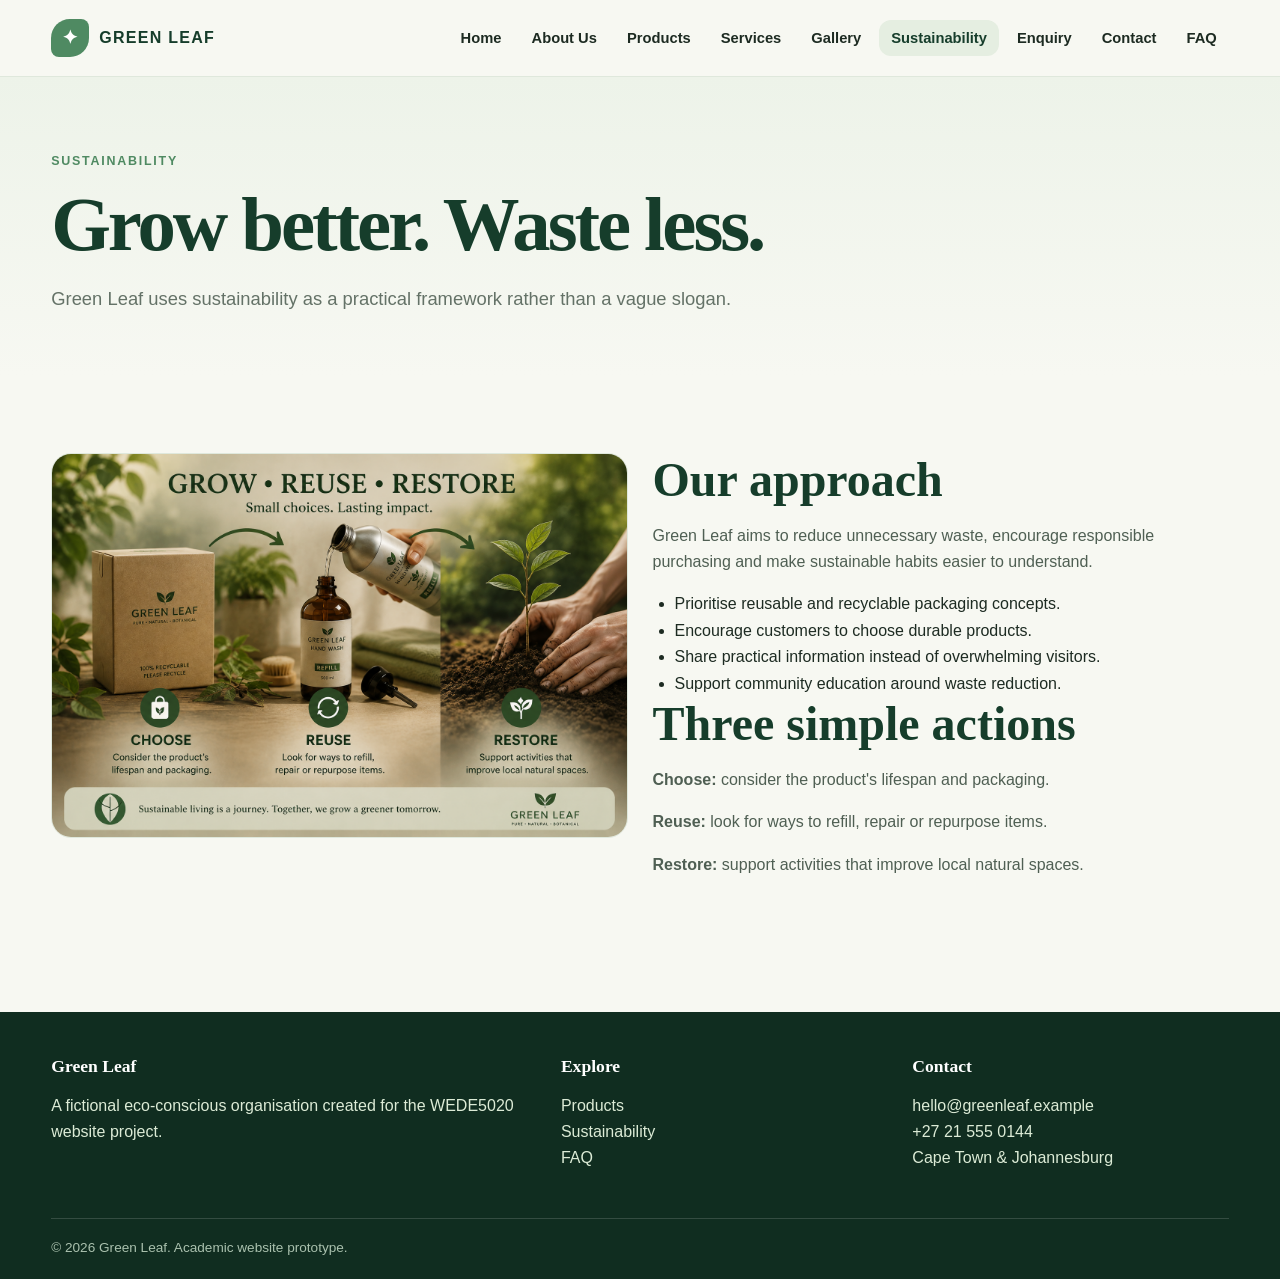
<file: pages/sustainability.html>
<!DOCTYPE html>
<html lang="en">
<head>
  <meta charset="UTF-8">
  <meta name="viewport" content="width=device-width, initial-scale=1.0">
  <meta name="robots" content="index, follow">
  <meta name="keywords" content="sustainability South Africa, reduce waste, reusable packaging">
  <meta name="author" content="Cain Joseph Petere">
  <meta name="theme-color" content="#163d2b">
  <meta name="description" content="Explore practical ways to reduce waste, reuse resources and support more responsible everyday choices with Green Leaf.">
  <title>Sustainability | Green Leaf South Africa</title>
  <link rel="stylesheet" href="../css/style.css">
</head>
<body class="">
<a class="skip" href="#main">Skip to content</a>
<!-- Site header and responsive navigation -->
<header class="site-header">
  <div class="container navbar">
    <a class="logo" href="../index.html"><span class="logo-mark">✦</span> GREEN LEAF</a>
    <button class="menu-toggle" aria-label="Toggle navigation" aria-expanded="false">☰</button>
    <nav aria-label="Main navigation">
      <ul class="nav-links"><li><a href="../index.html">Home</a></li>
<li><a href="../pages/about.html">About Us</a></li>
<li><a href="../pages/products.html">Products</a></li>
<li><a href="../pages/services.html">Services</a></li>
<li><a href="../pages/gallery.html">Gallery</a></li>
<li><a href="../pages/sustainability.html">Sustainability</a></li>
<li><a href="../pages/enquiry.html">Enquiry</a></li>
<li><a href="../pages/contact.html">Contact</a></li>
<li><a href="../pages/faq.html">FAQ</a></li></ul>
    </nav>
  </div>
</header>
<!-- Main page content -->
<main id="main">

<section class="page-hero"><div class="container"><span class="eyebrow">Sustainability</span><h1>Grow better. Waste less.</h1><p class="lead">Green Leaf uses sustainability as a practical framework rather than a vague slogan.</p></div></section>
<section class="section"><div class="container grid-2"><div><img class="image-card" src="../media/images/Three simple actions.png" alt="Illustration showing three practical sustainability actions: choose, reuse and restore" srcset="../media/images/Three simple actions-480.png 480w, ../media/images/Three simple actions-800.png 800w, ../media/images/Three simple actions-1200.png 1200w" sizes="(max-width: 620px) 100vw, (max-width: 900px) 80vw, 1200px" loading="lazy"></div><div class="prose"><h2>Our approach</h2><p>Green Leaf aims to reduce unnecessary waste, encourage responsible purchasing and make sustainable habits easier to understand.</p><ul><li>Prioritise reusable and recyclable packaging concepts.</li><li>Encourage customers to choose durable products.</li><li>Share practical information instead of overwhelming visitors.</li><li>Support community education around waste reduction.</li></ul><h2>Three simple actions</h2><p><strong>Choose:</strong> consider the product's lifespan and packaging.</p><p><strong>Reuse:</strong> look for ways to refill, repair or repurpose items.</p><p><strong>Restore:</strong> support activities that improve local natural spaces.</p></div></div></section>

</main>
<!-- Site footer -->
<footer class="footer">
  <div class="container footer-grid">
    <div>
      <h3>Green Leaf</h3>
      <p>A fictional eco-conscious organisation created for the WEDE5020 website project.</p>
    </div>
    <div>
      <h3>Explore</h3>
      <p><a href="../pages/products.html">Products</a><br><a href="../pages/sustainability.html">Sustainability</a><br><a href="../pages/faq.html">FAQ</a></p>
    </div>
    <div>
      <h3>Contact</h3>
      <p>hello@greenleaf.example<br>+27 21 555 0144<br>Cape Town & Johannesburg</p>
    </div>
  </div>
  <div class="container footer-bottom">© <span data-year></span> Green Leaf. Academic website prototype.</div>
</footer>
<script src="../js/script.js"></script>
</body>
</html>
</file>
<file: css/style.css>
:root{
  --forest:#163d2b; --green:#315e3d; --leaf:#4f8a62; --sage:#a8cf9d;
  --cream:#f7f8f2; --paper:#ffffff; --ink:#1d2b22; --muted:#647267;
  --line:#dfe8dc; --shadow:0 18px 45px rgba(22,61,43,.10);
  --radius:22px; --max:1180px;
}
*{box-sizing:border-box}
html,body,div,span,applet,object,iframe,h1,h2,h3,h4,h5,h6,p,blockquote,pre,a,abbr,acronym,address,big,cite,code,del,dfn,em,img,ins,kbd,q,s,samp,small,strike,strong,sub,sup,tt,var,b,u,i,center,dl,dt,dd,ol,ul,li,fieldset,form,label,legend,table,caption,tbody,tfoot,thead,tr,th,td,article,aside,canvas,details,embed,figure,figcaption,footer,header,hgroup,menu,nav,output,ruby,section,summary,time,mark,audio,video{margin:0;padding:0}
button,input,select,textarea{font:inherit}
html{scroll-behavior:smooth}
body{margin:0;font-family:Inter,Segoe UI,Arial,sans-serif;color:var(--ink);background:var(--cream);line-height:1.65}
img{max-width:100%;display:block}
a{color:inherit}
a:focus-visible,.btn:focus-visible,.menu-toggle:focus-visible,input:focus-visible,select:focus-visible,textarea:focus-visible{outline:3px solid var(--sage);outline-offset:3px}
.container{width:min(92%,var(--max));margin:auto}
.skip{position:absolute;left:-9999px}.skip:focus{left:15px;top:15px;background:#fff;padding:10px;z-index:99}
.site-header{position:sticky;top:0;z-index:50;background:rgba(247,248,242,.94);backdrop-filter:blur(12px);border-bottom:1px solid var(--line)}
.navbar{min-height:76px;display:flex;align-items:center;justify-content:space-between;gap:25px}
.logo{display:flex;align-items:center;gap:10px;text-decoration:none;font-weight:800;color:var(--forest);letter-spacing:.08em}
.logo-mark{width:38px;height:38px;border-radius:50% 8px 50% 8px;background:var(--leaf);display:grid;place-items:center;color:white;font-size:19px}
.nav-links{display:flex;gap:6px;align-items:center;list-style:none;margin:0;padding:0}
.nav-links a{text-decoration:none;padding:10px 12px;border-radius:12px;font-size:.92rem;font-weight:650}
.nav-links a:hover,.nav-links a.active{background:#e5eee1;color:var(--forest)}
.menu-toggle{display:none;border:1px solid var(--line);background:white;border-radius:12px;padding:10px 13px;font-size:1.1rem}
.hero{padding:72px 0 50px}
.hero-grid{display:grid;grid-template-columns:1.05fr .95fr;gap:55px;align-items:center}
.eyebrow{display:inline-block;color:var(--leaf);font-weight:800;text-transform:uppercase;letter-spacing:.14em;font-size:.78rem;margin-bottom:10px}
h1,h2,h3{font-family:Georgia,serif;line-height:1.12;color:var(--forest);margin:0 0 16px}
h1{font-size:clamp(2.6rem,6vw,5rem);letter-spacing:-.04em}
h2{font-size:clamp(2rem,4vw,3rem)}
h3{font-size:1.35rem}
p{margin:0 0 16px}
.lead{font-size:1.15rem;color:var(--muted);max-width:650px}
.hero-actions{display:flex;flex-wrap:wrap;gap:12px;margin-top:25px}
.btn{display:inline-flex;align-items:center;justify-content:center;gap:8px;text-decoration:none;border:0;cursor:pointer;padding:13px 20px;border-radius:14px;font-weight:800}
.btn-primary{background:var(--forest);color:white}.btn-primary:hover{background:#0f2d20}
.btn-secondary{background:white;border:1px solid var(--line);color:var(--forest)}
.hero-image{border-radius:30px;overflow:hidden;box-shadow:var(--shadow);transform:rotate(1deg)}
.section{padding:78px 0}.section-head{max-width:700px;margin-bottom:32px}
.grid-3{display:grid;grid-template-columns:repeat(3,1fr);gap:22px}
.grid-2{display:grid;grid-template-columns:repeat(2,1fr);gap:25px}
.card{background:var(--paper);border:1px solid var(--line);border-radius:var(--radius);padding:26px;box-shadow:0 8px 24px rgba(22,61,43,.05)}
.card-icon{width:48px;height:48px;border-radius:15px;background:#e5eee1;display:grid;place-items:center;font-size:1.4rem;margin-bottom:18px}
.kpi{font-size:2.2rem;font-weight:900;color:var(--forest)}
.feature-list{display:grid;gap:12px;padding:0;margin:20px 0;list-style:none}
.feature-list li{background:white;border:1px solid var(--line);padding:14px 16px;border-radius:14px}
.feature-list li::before{content:"✓";font-weight:900;color:var(--leaf);margin-right:10px}
.banner{background:var(--forest);color:white;border-radius:30px;padding:42px;display:flex;justify-content:space-between;align-items:center;gap:30px}
.banner h2{color:white}.banner p{color:#dcebd6}
.page-hero{padding:70px 0 45px;background:linear-gradient(180deg,#edf3e9 0%,var(--cream) 100%)}
.page-hero .lead{max-width:760px}
.prose{max-width:800px}.prose p{color:#4f5f53}.prose ul{padding-left:22px}
.image-card{overflow:hidden;border-radius:20px;background:white;border:1px solid var(--line)}
.image-card img{width:100%;aspect-ratio:16/9;object-fit:cover}.image-card .caption{padding:18px}
.product-card{overflow:hidden;padding:0}.product-card .content{padding:22px}
.tag{display:inline-block;background:#e7f0e3;color:var(--green);padding:6px 10px;border-radius:99px;font-size:.78rem;font-weight:800}
.price{font-size:1.25rem;font-weight:900;color:var(--forest);margin-top:8px}
.form{background:white;border:1px solid var(--line);padding:28px;border-radius:var(--radius);box-shadow:var(--shadow)}
.form-grid{display:grid;grid-template-columns:1fr 1fr;gap:18px}.field{display:flex;flex-direction:column;gap:7px}.field.full{grid-column:1/-1}
label{font-weight:750;font-size:.9rem}input,select,textarea{font:inherit;border:1px solid #ccd8ca;border-radius:12px;padding:12px 13px;background:#fbfcfa}textarea{min-height:150px;resize:vertical}
input:focus,select:focus,textarea:focus{outline:3px solid #cfe3c8;border-color:var(--leaf)}
.notice{padding:15px 18px;border-radius:13px;background:#e7f0e3;color:var(--forest);display:none;margin-top:15px}
.notice.show{display:block}
.contact-list{list-style:none;padding:0;margin:0;display:grid;gap:14px}.contact-list li{padding:15px;border-bottom:1px solid var(--line)}
.footer{background:#102d20;color:#dcebd6;padding:45px 0 20px;margin-top:40px}.footer-grid{display:grid;grid-template-columns:1.5fr 1fr 1fr;gap:35px}.footer h3{color:white;font-size:1.1rem}.footer a{text-decoration:none}.footer a:hover{text-decoration:underline}.footer-bottom{border-top:1px solid rgba(255,255,255,.15);margin-top:30px;padding-top:18px;font-size:.85rem;color:#aac1ae}
.gallery{display:grid;grid-template-columns:repeat(2,1fr);gap:22px}
.gallery .wide{grid-column:1/-1}
.stat-strip{display:grid;grid-template-columns:repeat(4,1fr);gap:15px;margin-top:30px}
.stat{background:white;border:1px solid var(--line);border-radius:18px;padding:20px}
.small{font-size:.88rem;color:var(--muted)}
@media(max-width:900px){
 .hero-grid{grid-template-columns:1fr}.grid-3{grid-template-columns:1fr 1fr}.footer-grid{grid-template-columns:1fr 1fr}
 .nav-links{display:none;position:absolute;left:4%;right:4%;top:72px;background:white;padding:12px;border:1px solid var(--line);border-radius:18px;box-shadow:var(--shadow);flex-direction:column;align-items:stretch}
 .nav-links.open{display:flex}.menu-toggle{display:block}.nav-links a{display:block}
}
@media(max-width:620px){
 .grid-3,.grid-2,.gallery,.form-grid,.stat-strip,.footer-grid{grid-template-columns:1fr}
 .hero{padding-top:45px}.section{padding:55px 0}.banner{padding:28px;display:block}.banner .btn{margin-top:10px}
 h1{font-size:2.8rem}.page-hero{padding:50px 0 30px}
}


/* Part 3: interactive components, form feedback and performance-friendly motion */
[hidden]{display:none!important}
button:disabled{opacity:.6;cursor:not-allowed}
.faq-item{padding:0;overflow:hidden}
.faq-item h3{margin:0}
.faq-question{width:100%;display:flex;justify-content:space-between;align-items:center;gap:18px;text-align:left;padding:23px 26px;background:transparent;border:0;color:var(--forest);font:inherit;font-family:Georgia,serif;font-size:1.2rem;font-weight:700;cursor:pointer}
.faq-question::after{content:"+";font-family:Arial,sans-serif;font-size:1.6rem;color:var(--leaf)}
.faq-question[aria-expanded="true"]::after{content:"−"}
.faq-answer{padding:0 26px 20px;color:var(--muted);animation:reveal .22s ease-out}
.catalog-tools{display:grid;grid-template-columns:minmax(180px,1fr) minmax(160px,.5fr);gap:10px 16px;align-items:center;margin-bottom:25px;padding:20px;background:white;border:1px solid var(--line);border-radius:18px}
.catalog-tools label{font-weight:800}
.catalog-tools input,.catalog-tools select{width:100%}
.catalog-tools .small{grid-column:1/-1;margin:0}
.product-card{transition:transform .2s ease,box-shadow .2s ease}
.product-card:hover{transform:translateY(-4px);box-shadow:var(--shadow)}
.empty-results{grid-column:1/-1;padding:25px;background:white;border:1px dashed var(--line);border-radius:16px;color:var(--muted)}
.lightbox{position:fixed;inset:0;z-index:1000;background:rgba(8,20,13,.92);display:flex;flex-direction:column;align-items:center;justify-content:center;padding:5vw;gap:14px}
.lightbox[hidden]{display:none}
.lightbox img{max-width:min(100%,1100px);max-height:78vh;object-fit:contain;border-radius:12px;box-shadow:0 20px 70px rgba(0,0,0,.4)}
.lightbox-caption{color:white;text-align:center;max-width:800px}
.lightbox-close{position:absolute;top:18px;right:24px;border:1px solid rgba(255,255,255,.5);background:rgba(255,255,255,.12);color:white;border-radius:50%;width:46px;height:46px;font-size:2rem;cursor:pointer}
.lightbox-open{overflow:hidden}
.lightbox-image{cursor:zoom-in;transition:filter .2s ease}
.lightbox-image:hover{filter:brightness(.92)}
.map-frame{height:390px;width:100%;border:1px solid var(--line);border-radius:18px;overflow:hidden;background:#e8eee5;z-index:1}
.form .notice{line-height:1.55}
.form .notice.show{animation:reveal .25s ease-out}
input:invalid:not(:placeholder-shown),textarea:invalid:not(:placeholder-shown){border-color:#b84b4b}
@keyframes reveal{from{opacity:0;transform:translateY(-5px)}to{opacity:1;transform:translateY(0)}}
@media(max-width:620px){
 .catalog-tools{grid-template-columns:1fr}
 .catalog-tools .small{grid-column:auto}
 .map-frame{height:320px}
}
@media(prefers-reduced-motion:reduce){
 html{scroll-behavior:auto}
 *,*::before,*::after{animation-duration:.01ms!important;animation-iteration-count:1!important;transition-duration:.01ms!important}
}
</file>
